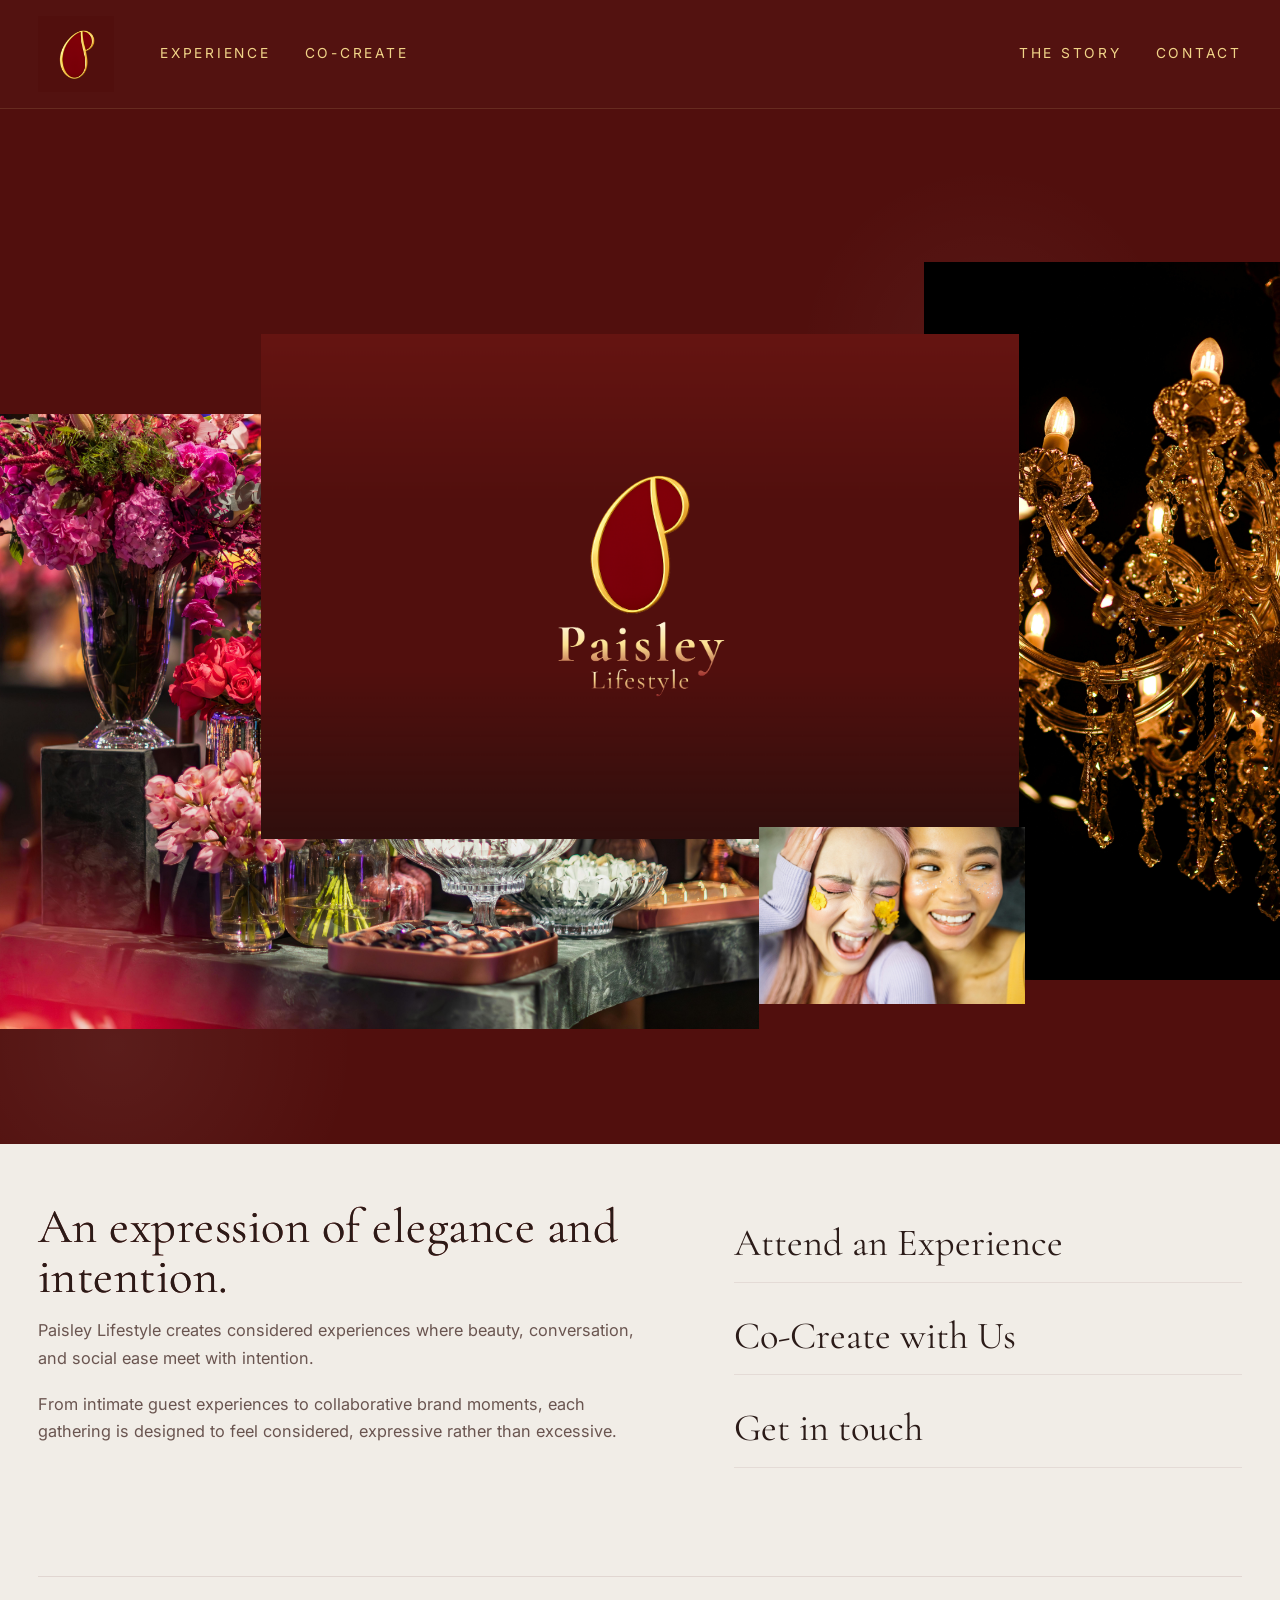
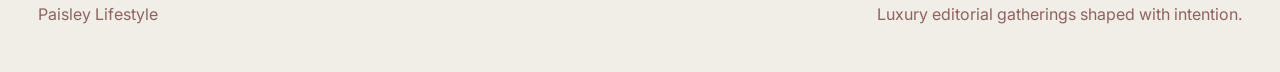
<file: index.html>
<!DOCTYPE html>
<html lang="en">
<head>
  <meta charset="UTF-8" />
  <meta name="viewport" content="width=device-width, initial-scale=1.0" />
  <title>Paisley Lifestyle</title>
  <meta name="description" content="Paisley Lifestyle — luxury editorial gatherings shaped with intention." />
  <link rel="stylesheet" href="styles.css" />
</head>
<body class="home-page">
  <header class="site-header">
    <div class="container header-bar">
      <a class="header-logo-link" href="index.html" aria-label="Paisley Lifestyle home">
        <img src="assets/mainlogo.png" alt="Paisley Lifestyle logo" onerror="this.onerror=null;this.src='assets/logo-placeholder.svg';" />
      </a>

      <button class="mobile-toggle" type="button" aria-label="Toggle navigation" aria-expanded="false" data-mobile-toggle>
        <span></span>
      </button>

      <div class="nav-shell" data-nav-shell>
        <div class="nav-shell-inner">
          <nav class="nav-cluster nav-left" aria-label="Primary left navigation">
            <a class="nav-link" href="experience.html">Experience</a>
            <a class="nav-link" href="co-create.html">Co-Create</a>
          </nav>

          <nav class="nav-cluster nav-right" aria-label="Primary right navigation">
            <a class="nav-link" href="story.html">The Story</a>
            <a class="nav-link" href="contact.html">Contact</a>
          </nav>
        </div>
      </div>
    </div>
  </header>

  <main>
    <section class="hero hero-fashion hero-collage-section">
      <div class="hero-fashion-inner hero-collage-inner">
        <div class="hero-collage" aria-label="Paisley Lifestyle hero collage">
          <figure class="collage-piece collage-left">
            <img src="assets/floralrich.jpg" alt="Lush floral event styling" />
          </figure>

          <figure class="collage-piece collage-center">
            <img src="assets/heroimage.png" alt="Paisley Lifestyle brand card" />
          </figure>

          <figure class="collage-piece collage-right">
            <img src="assets/chandlier.jpg" alt="Crystal chandelier" />
          </figure>

          <figure class="collage-piece collage-bottom">
            <img src="assets/happyfaces.jpg" alt="Two smiling guests" />
          </figure>
        </div>
      </div>
    </section>

    <section class="home-fashion-intro">
      <div class="container fashion-grid">
        <div class="fashion-intro-copy">
          <p class="fashion-kicker maroon-gradient">An expression of elegance and intention.</p>
          <p class="fashion-statement same-style-copy">Paisley Lifestyle creates considered experiences where beauty, conversation, and social ease meet with intention.</p>
          <p class="fashion-support same-style-copy">From intimate guest experiences to collaborative brand moments, each gathering is designed to feel considered, expressive rather than excessive.</p>
        </div>

        <div class="fashion-links" aria-label="Explore Paisley Lifestyle">
          <a class="fashion-link" href="experience.html">
            <span>Attend an Experience</span>
          </a>
          <a class="fashion-link" href="co-create.html">
            <span>Co-Create with Us</span>
          </a>
          <a class="fashion-link" href="contact.html">
            <span>Get in touch</span>
          </a>
        </div>
      </div>
    </section>
  </main>

  <footer class="site-footer">
    <div class="container footer-inner">
      <div>Paisley Lifestyle</div>
      <div>Luxury editorial gatherings shaped with intention.</div>
    </div>
  </footer>

  <script src="script.js"></script>
</body>
</html>
</file>
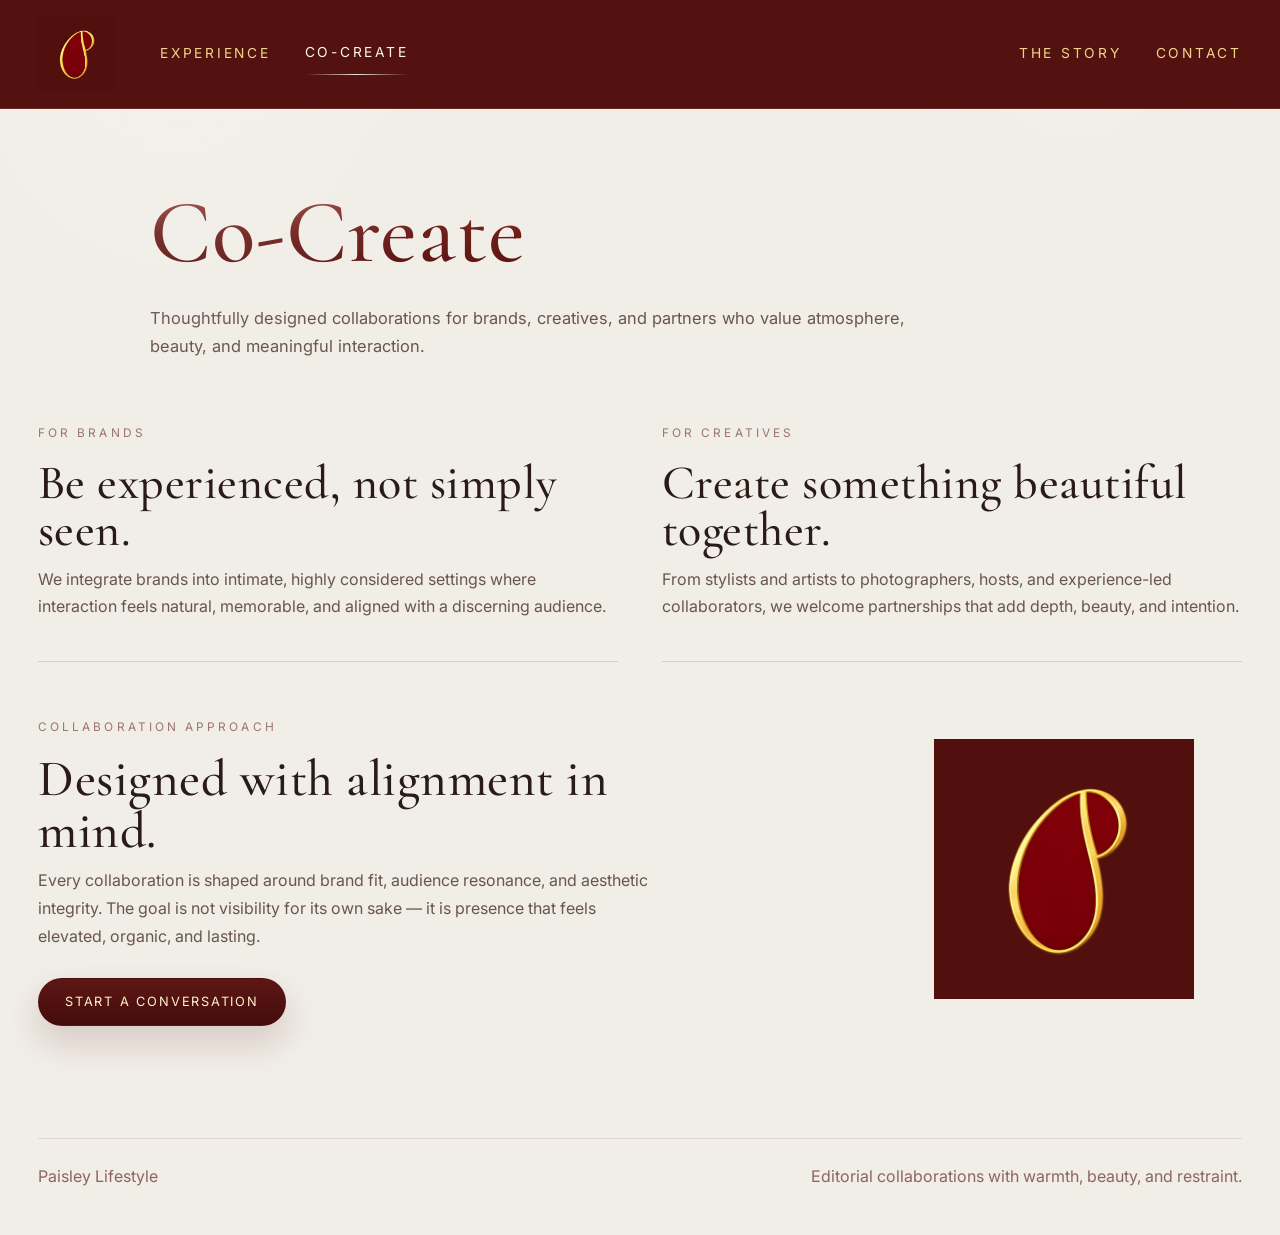
<file: co-create.html>
<!DOCTYPE html>
<html lang="en">
<head>
  <meta charset="UTF-8" />
  <meta name="viewport" content="width=device-width, initial-scale=1.0" />
  <title>Co-Create | Paisley Lifestyle</title>
  <meta name="description" content="Co-create with Paisley Lifestyle." />
  <link rel="stylesheet" href="styles.css" />
</head>
<body>
  <header class="site-header">
    <div class="container header-bar">
      <a class="header-logo-link" href="index.html" aria-label="Paisley Lifestyle home">
        <img src="assets/mainlogo.png" alt="Paisley Lifestyle logo" onerror="this.onerror=null;this.src='assets/logo-placeholder.svg';" />
      </a>

      <button class="mobile-toggle" type="button" aria-label="Toggle navigation" aria-expanded="false" data-mobile-toggle>
        <span></span>
      </button>

      <div class="nav-shell" data-nav-shell>
        <div class="nav-shell-inner">
          <nav class="nav-cluster nav-left" aria-label="Primary left navigation">
            <a class="nav-link" href="experience.html">Experience</a>
            <a class="nav-link active" href="co-create.html">Co-Create</a>
          </nav>
          <nav class="nav-cluster nav-right" aria-label="Primary right navigation">
            <a class="nav-link" href="story.html">The Story</a>
            <a class="nav-link" href="contact.html">Contact</a>
          </nav>
        </div>
      </div>
    </div>
  </header>

  <main class="page-main">
    <section class="page-hero page-hero-editorial">
      <div class="container narrow-header-copy">
        <h1 class="page-title maroon-gradient">Co-Create</h1>
        <p class="page-intro-copy">Thoughtfully designed collaborations for brands, creatives, and partners who value atmosphere, beauty, and meaningful interaction.</p>
      </div>
    </section>

    <section class="section">
      <div class="container co-grid co-grid-refined">
        <article class="co-panel">
          <span class="eyebrow">For brands</span>
          <h2>Be experienced, not simply seen.</h2>
          <p>We integrate brands into intimate, highly considered settings where interaction feels natural, memorable, and aligned with a discerning audience.</p>
        </article>

        <article class="co-panel">
          <span class="eyebrow">For creatives</span>
          <h2>Create something beautiful together.</h2>
          <p>From stylists and artists to photographers, hosts, and experience-led collaborators, we welcome partnerships that add depth, beauty, and intention.</p>
        </article>
      </div>
    </section>

    <section class="section section-tight">
      <div class="container editorial-split co-editorial-split">
        <div class="editorial-copy tighter-copy">
          <span class="eyebrow">Collaboration approach</span>
          <h2 class="section-title">Designed with alignment in mind.</h2>
          <p class="section-copy">Every collaboration is shaped around brand fit, audience resonance, and aesthetic integrity. The goal is not visibility for its own sake — it is presence that feels elevated, organic, and lasting.</p>
          <div style="margin-top: 28px;">
            <a class="button" href="contact.html">Start a Conversation</a>
          </div>
        </div>

        <div class="editorial-image image-plain image-medium-right">
          <img src="assets/mainlogo.png" alt="Paisley Lifestyle collaboration imagery" onerror="this.onerror=null;this.src='assets/logo-placeholder.svg';" />
        </div>
      </div>
    </section>
  </main>

  <footer class="site-footer">
    <div class="container footer-inner">
      <div>Paisley Lifestyle</div>
      <div>Editorial collaborations with warmth, beauty, and restraint.</div>
    </div>
  </footer>

  <script src="script.js"></script>
</body>
</html>
</file>
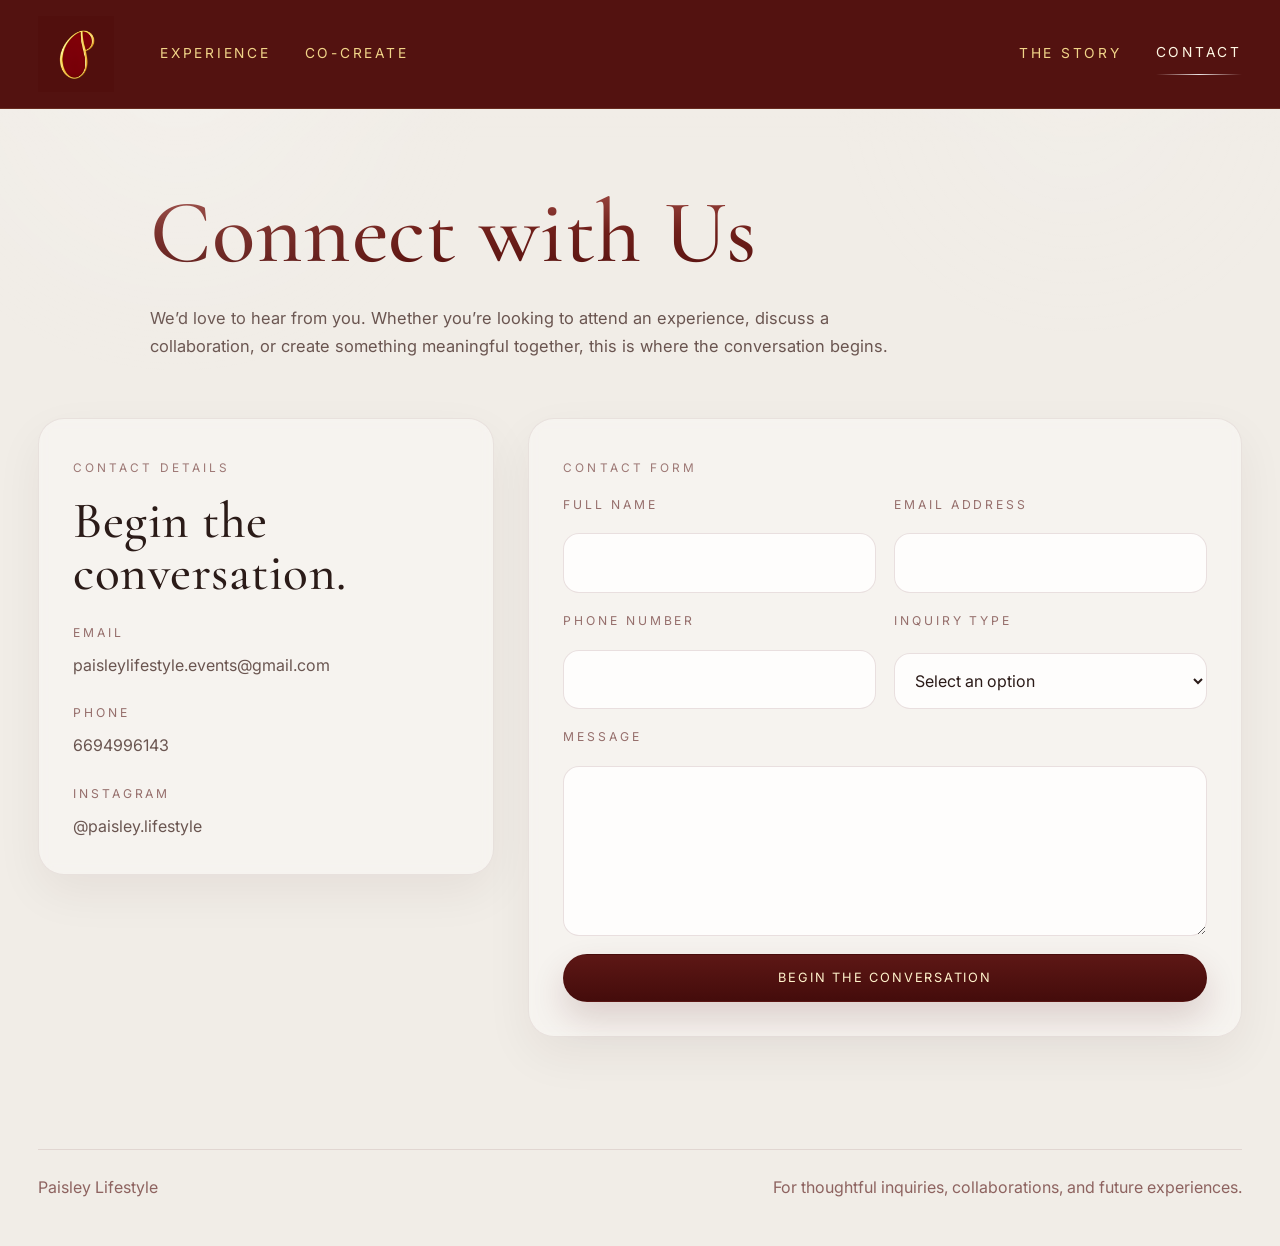
<file: contact.html>
<!DOCTYPE html>
<html lang="en">
<head>
  <meta charset="UTF-8" />
  <meta name="viewport" content="width=device-width, initial-scale=1.0" />
  <title>Contact | Paisley Lifestyle</title>
  <meta name="description" content="Connect with Paisley Lifestyle." />
  <link rel="stylesheet" href="styles.css" />
</head>
<body>
  <header class="site-header">
    <div class="container header-bar">
      <a class="header-logo-link" href="index.html" aria-label="Paisley Lifestyle home">
        <img src="assets/mainlogo.png" alt="Paisley Lifestyle logo" onerror="this.onerror=null;this.src='assets/logo-placeholder.svg';" />
      </a>

      <button class="mobile-toggle" type="button" aria-label="Toggle navigation" aria-expanded="false" data-mobile-toggle>
        <span></span>
      </button>

      <div class="nav-shell" data-nav-shell>
        <div class="nav-shell-inner">
          <nav class="nav-cluster nav-left" aria-label="Primary left navigation">
            <a class="nav-link" href="experience.html">Experience</a>
            <a class="nav-link" href="co-create.html">Co-Create</a>
          </nav>
          <nav class="nav-cluster nav-right" aria-label="Primary right navigation">
            <a class="nav-link" href="story.html">The Story</a>
            <a class="nav-link active" href="contact.html">Contact</a>
          </nav>
        </div>
      </div>
    </div>
  </header>

  <main class="page-main">
    <section class="page-hero page-hero-editorial">
      <div class="container narrow-header-copy">
        <h1 class="page-title maroon-gradient">Connect with Us</h1>
        <p class="page-intro-copy">We’d love to hear from you. Whether you’re looking to attend an experience, discuss a collaboration, or create something meaningful together, this is where the conversation begins.</p>
      </div>
    </section>

    <section class="section">
      <div class="container contact-split contact-split-refined">
        <aside class="contact-panel editorial-panel-light">
          <span class="eyebrow">Contact Details</span>
          <h2 class="section-title">Begin the conversation.</h2>

          <div class="contact-list">
            <div class="contact-item">
              <span class="contact-item-label">Email</span>
              <a href="mailto:paisleylifestyle.events@gmail.com">paisleylifestyle.events@gmail.com</a>
            </div>
            <div class="contact-item">
              <span class="contact-item-label">Phone</span>
              <a href="tel:+16694996143">6694996143</a>
            </div>
            <div class="contact-item">
              <span class="contact-item-label">Instagram</span>
              <a href="https://www.instagram.com/paisley.lifestyle/" target="_blank" rel="noreferrer">@paisley.lifestyle</a>
            </div>
          </div>
        </aside>

        <div class="form-panel editorial-panel-light">
          <span class="eyebrow">Contact Form</span>
          <form name="paisley-contact" method="POST" data-netlify="true">
            <input type="hidden" name="form-name" value="paisley-contact" />

            <div class="form-grid">
              <div class="field">
                <label for="name">Full Name</label>
                <input id="name" name="full-name" type="text" required />
              </div>

              <div class="field">
                <label for="email">Email Address</label>
                <input id="email" name="email-address" type="email" required />
              </div>

              <div class="field">
                <label for="phone">Phone Number</label>
                <input id="phone" name="phone-number" type="tel" />
              </div>

              <div class="field">
                <label for="inquiry">Inquiry Type</label>
                <select id="inquiry" name="inquiry-type" required>
                  <option value="">Select an option</option>
                  <option>Attend an Experience</option>
                  <option>Curate a Private Experience</option>
                  <option>Brand Collaboration</option>
                  <option>Creative Collaboration</option>
                  <option>General Inquiry</option>
                </select>
              </div>

              <div class="field-full">
                <label for="message">Message</label>
                <textarea id="message" name="message" required></textarea>
              </div>

              <div class="field-full">
                <button class="button" type="submit">Begin the Conversation</button>
              </div>
            </div>
          </form>
        </div>
      </div>
    </section>
  </main>

  <footer class="site-footer">
    <div class="container footer-inner">
      <div>Paisley Lifestyle</div>
      <div>For thoughtful inquiries, collaborations, and future experiences.</div>
    </div>
  </footer>

  <script src="script.js"></script>
</body>
</html>
</file>
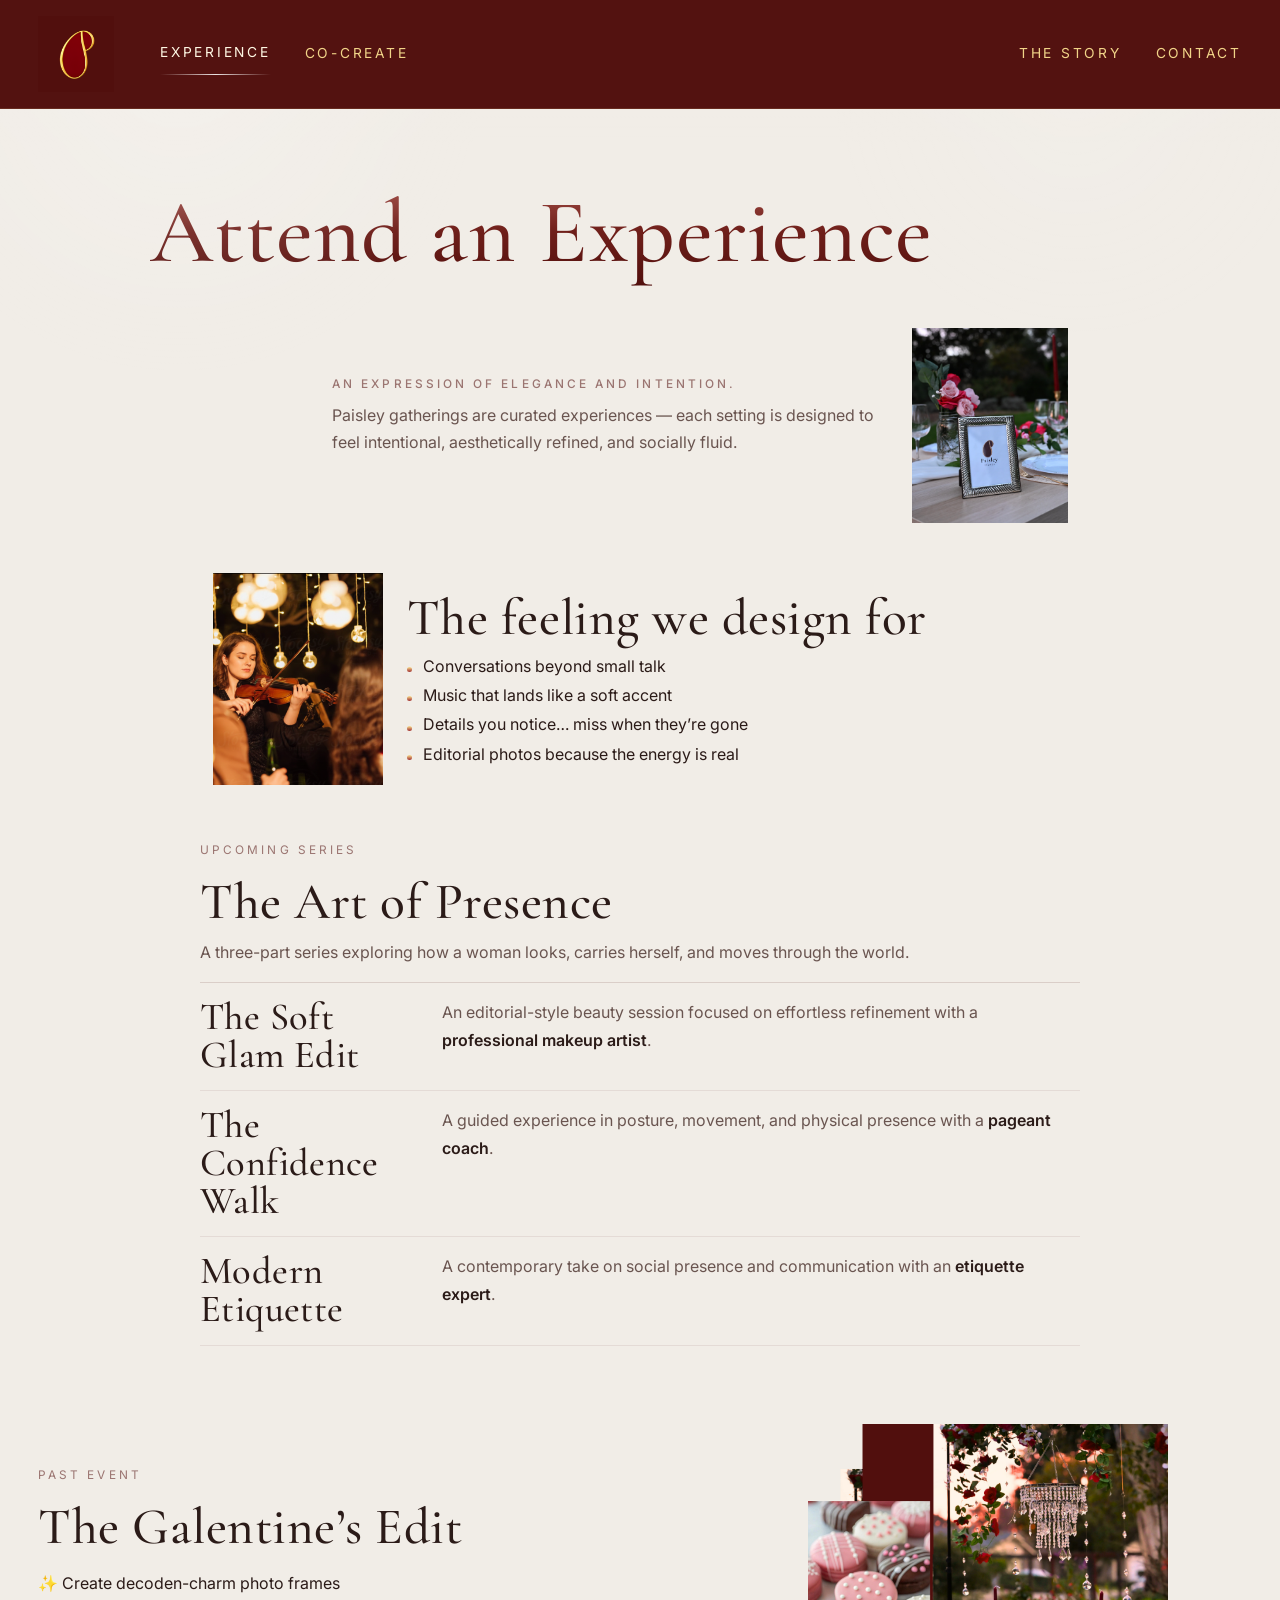
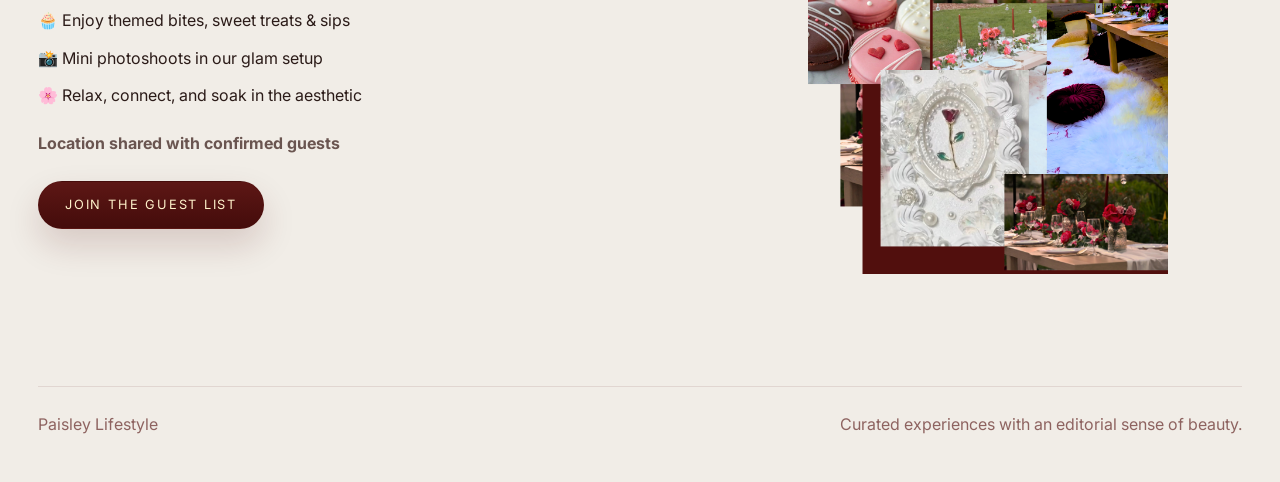
<file: experience.html>
<!DOCTYPE html>
<html lang="en">
<head>
  <meta charset="UTF-8" />
  <meta name="viewport" content="width=device-width, initial-scale=1.0" />
  <title>Experience | Paisley Lifestyle</title>
  <meta name="description" content="Attend an experience with Paisley Lifestyle." />
  <link rel="stylesheet" href="styles.css" />
</head>
<body>
  <header class="site-header">
    <div class="container header-bar">
      <a class="header-logo-link" href="index.html" aria-label="Paisley Lifestyle home">
        <img src="assets/mainlogo.png" alt="Paisley Lifestyle logo" onerror="this.onerror=null;this.src='assets/logo-placeholder.svg';" />
      </a>

      <button class="mobile-toggle" type="button" aria-label="Toggle navigation" aria-expanded="false" data-mobile-toggle>
        <span></span>
      </button>

      <div class="nav-shell" data-nav-shell>
        <div class="nav-shell-inner">
          <nav class="nav-cluster nav-left" aria-label="Primary left navigation">
            <a class="nav-link active" href="experience.html">Experience</a>
            <a class="nav-link" href="co-create.html">Co-Create</a>
          </nav>
          <nav class="nav-cluster nav-right" aria-label="Primary right navigation">
            <a class="nav-link" href="story.html">The Story</a>
            <a class="nav-link" href="contact.html">Contact</a>
          </nav>
        </div>
      </div>
    </div>
  </header>

  <main class="page-main">
    <section class="page-hero page-hero-editorial">
      <div class="container narrow-header-copy">
        <h1 class="page-title maroon-gradient">Attend an Experience</h1>
      </div>
    </section>

    <section class="section">
      <div class="container editorial-split experience-intro-split">
        <div class="editorial-copy tighter-copy">
          <h2 class="section-title section-title-small experience-tagline">An expression of elegance and intention.</h2>
          <p class="section-copy">Paisley gatherings are curated experiences — each setting is designed to feel intentional, aesthetically refined, and socially fluid.</p>
        </div>
        <div class="editorial-image image-plain image-small-right">
          <img src="assets/setupframe.JPG" alt="Paisley Lifestyle event setup" />
        </div>
      </div>
    </section>

    <section class="section section-tight">
      <div class="container editorial-split feeling-split">
        <div class="editorial-image image-plain image-small-left">
          <img src="assets/violinplay.png" alt="Atmosphere at a Paisley Lifestyle experience" onerror="this.onerror=null;this.src='assets/logo-placeholder.svg';" />
        </div>
        <div class="editorial-copy tighter-copy feeling-copy">
          <h2 class="section-title">The feeling we design for</h2>
          <ul class="feeling-list compact-list">
            <li>Conversations beyond small talk</li>
            <li>Music that lands like a soft accent</li>
            <li>Details you notice… miss when they’re gone</li>
            <li>Editorial photos because the energy is real</li>
          </ul>
        </div>
      </div>
    </section>

    <section class="section section-tight">
      <div class="container series-wrap">
        <span class="eyebrow">Upcoming Series</span>
        <h2 class="section-title">The Art of Presence</h2>
        <p class="series-intro">A three-part series exploring how a woman looks, carries herself, and moves through the world.</p>

        <div class="series-block editorial-rows">
          <article class="series-card">
            <div>
              <h3>The Soft Glam Edit</h3>
            </div>
            <p>An editorial-style beauty session focused on effortless refinement with a <strong>professional makeup artist</strong>.</p>
          </article>

          <article class="series-card">
            <div>
              <h3>The Confidence Walk</h3>
            </div>
            <p>A guided experience in posture, movement, and physical presence with a <strong>pageant coach</strong>.</p>
          </article>

          <article class="series-card">
            <div>
              <h3>Modern Etiquette</h3>
            </div>
            <p>A contemporary take on social presence and communication with an <strong>etiquette expert</strong>.</p>
          </article>
        </div>
      </div>
    </section>

    <section class="section">
      <div class="container event-split event-split-large">
        <div class="past-event-panel">
          <span class="eyebrow">Past Event</span>
          <h2 class="section-title">The Galentine’s Edit</h2>
          <ul class="event-list">
            <li>✨ Create decoden-charm photo frames</li>
            <li>🧁 Enjoy themed bites, sweet treats &amp; sips</li>
            <li>📸 Mini photoshoots in our glam setup</li>
            <li>🌸 Relax, connect, and soak in the aesthetic</li>
          </ul>
          <div class="event-meta">
            <strong>Location shared with confirmed guests</strong>
          </div>
          <a class="button" href="contact.html">Join the Guest List</a>
        </div>

        <div class="editorial-image image-plain collage-image-large">
          <img src="assets/galentinecollage.png" alt="The Galentine's Edit event collage" onerror="this.onerror=null;this.src='assets/logo-placeholder.svg';" />
        </div>
      </div>
    </section>
  </main>

  <footer class="site-footer">
    <div class="container footer-inner">
      <div>Paisley Lifestyle</div>
      <div>Curated experiences with an editorial sense of beauty.</div>
    </div>
  </footer>

  <script src="script.js"></script>
</body>
</html>
</file>
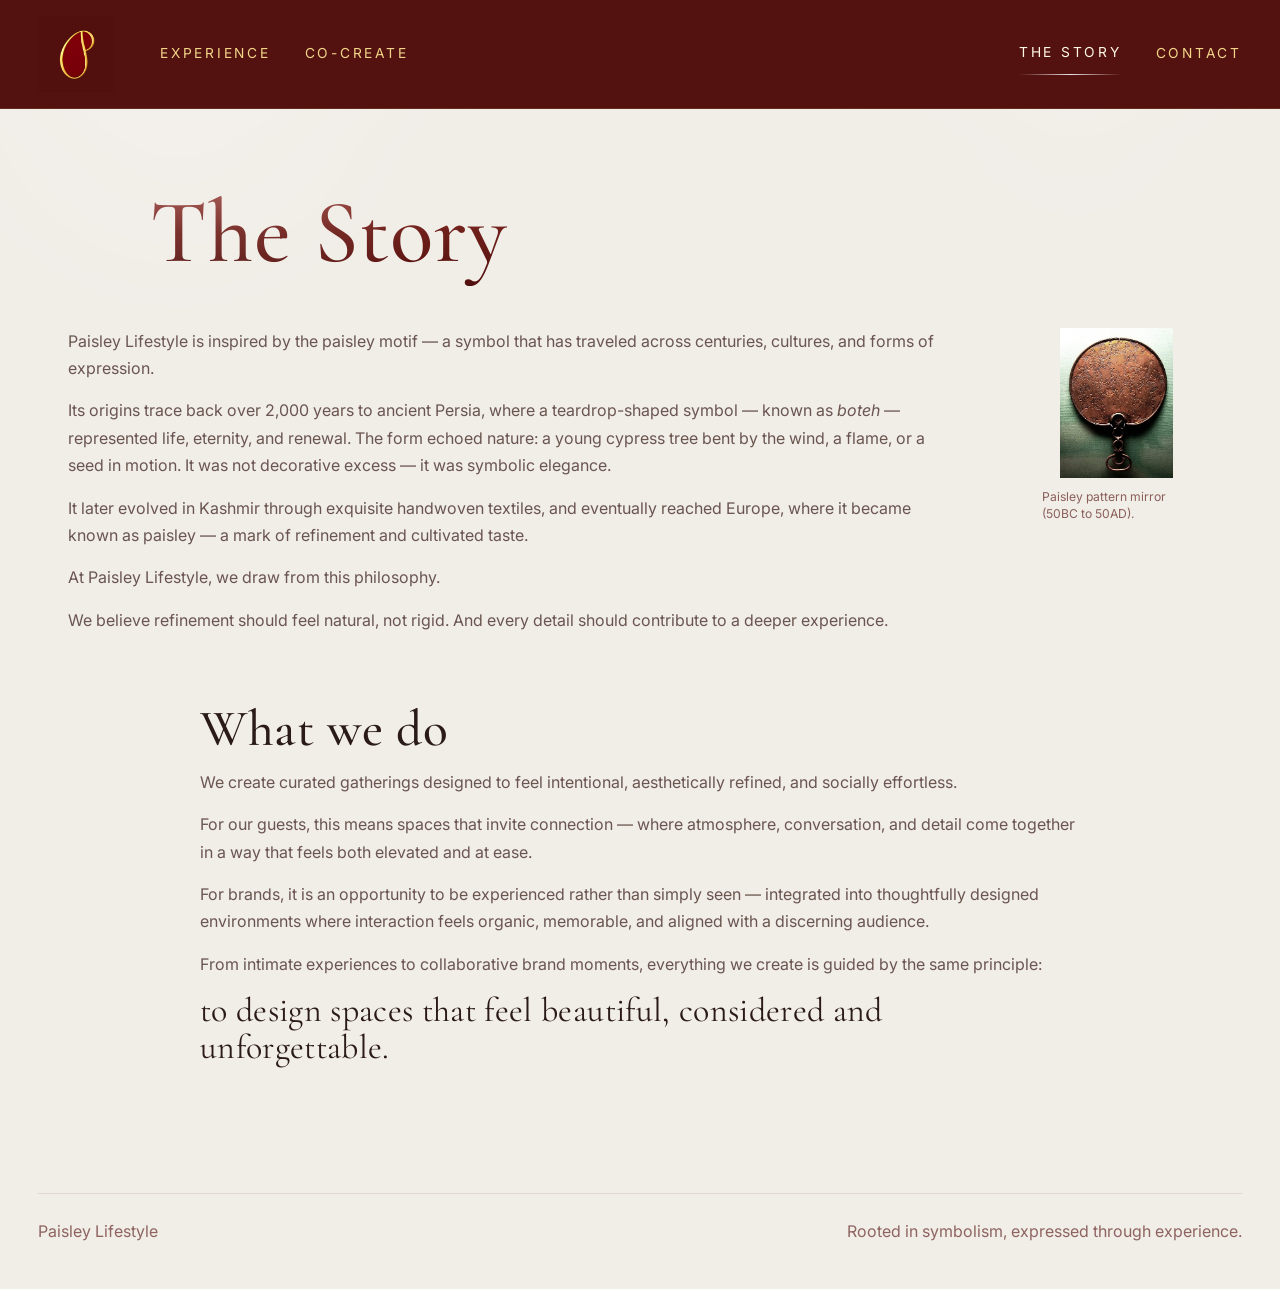
<file: story.html>
<!DOCTYPE html>
<html lang="en">
<head>
  <meta charset="UTF-8" />
  <meta name="viewport" content="width=device-width, initial-scale=1.0" />
  <title>The Story | Paisley Lifestyle</title>
  <meta name="description" content="The story behind Paisley Lifestyle." />
  <link rel="stylesheet" href="styles.css" />
</head>
<body>
  <header class="site-header">
    <div class="container header-bar">
      <a class="header-logo-link" href="index.html" aria-label="Paisley Lifestyle home">
        <img src="assets/mainlogo.png" alt="Paisley Lifestyle logo" onerror="this.onerror=null;this.src='assets/logo-placeholder.svg';" />
      </a>

      <button class="mobile-toggle" type="button" aria-label="Toggle navigation" aria-expanded="false" data-mobile-toggle>
        <span></span>
      </button>

      <div class="nav-shell" data-nav-shell>
        <div class="nav-shell-inner">
          <nav class="nav-cluster nav-left" aria-label="Primary left navigation">
            <a class="nav-link" href="experience.html">Experience</a>
            <a class="nav-link" href="co-create.html">Co-Create</a>
          </nav>
          <nav class="nav-cluster nav-right" aria-label="Primary right navigation">
            <a class="nav-link active" href="story.html">The Story</a>
            <a class="nav-link" href="contact.html">Contact</a>
          </nav>
        </div>
      </div>
    </div>
  </header>

  <main class="page-main">
    <section class="page-hero page-hero-editorial">
      <div class="container narrow-header-copy">
        <h1 class="page-title maroon-gradient">The Story</h1>
      </div>
    </section>

    <section class="section">
      <div class="container story-editorial-grid story-grid-refined">
        <div class="story-copy flow-copy refined-story-copy">
          <p class="story-lead">Paisley Lifestyle is inspired by the paisley motif — a symbol that has traveled across centuries, cultures, and forms of expression.</p>

          <p>Its origins trace back over 2,000 years to ancient Persia, where a teardrop-shaped symbol — known as <em>boteh</em> — represented life, eternity, and renewal. The form echoed nature: a young cypress tree bent by the wind, a flame, or a seed in motion. It was not decorative excess — it was symbolic elegance.</p>

          <p>It later evolved in Kashmir through exquisite handwoven textiles, and eventually reached Europe, where it became known as paisley — a mark of refinement and cultivated taste.</p>

          <p>At Paisley Lifestyle, we draw from this philosophy.</p>

          <p>We believe refinement should feel natural, not rigid. And every detail should contribute to a deeper experience.</p>
        </div>

        <aside class="story-side-image story-symbol-wrap">
          <div class="editorial-image image-plain story-symbol-image">
            <img src="assets/paisleysymbol.png" alt="Paisley motif symbol" onerror="this.onerror=null;this.src='assets/logo-placeholder.svg';" />
          </div>
          <p class="image-caption">Paisley pattern mirror (50BC to 50AD).</p>
        </aside>
      </div>
    </section>

    <section class="section section-tight">
      <div class="container story-what-we-do refined-story-copy what-we-do-editorial">
        <h2 class="section-title">What we do</h2>

        <p>We create curated gatherings designed to feel intentional, aesthetically refined, and socially effortless.</p>

        <p>For our guests, this means spaces that invite connection — where atmosphere, conversation, and detail come together in a way that feels both elevated and at ease.</p>

        <p>For brands, it is an opportunity to be experienced rather than simply seen — integrated into thoughtfully designed environments where interaction feels organic, memorable, and aligned with a discerning audience.</p>

        <p>From intimate experiences to collaborative brand moments, everything we create is guided by the same principle:</p>

        <p class="closing-line">to design spaces that feel beautiful, considered and unforgettable.</p>
      </div>
    </section>
  </main>

  <footer class="site-footer">
    <div class="container footer-inner">
      <div>Paisley Lifestyle</div>
      <div>Rooted in symbolism, expressed through experience.</div>
    </div>
  </footer>

  <script src="script.js"></script>
</body>
</html>
</file>
<file: styles.css>
@import url("https://fonts.googleapis.com/css2?family=Cormorant+Garamond:wght@400;500;600;700&family=Inter:wght@300;400;500;600&display=swap");

:root {
  --maroon: #510f0d;
  --bg: #f1ede7;
  --gold-1: #ffffff;
  --gold-2: #fce190;
  --gold-3: #9f2d2d;
  --gold-soft: #ecd79b;
  --text: #2b1b18;
  --text-soft: #6a5550;
  --line: rgba(81, 15, 13, 0.14);
  --line-soft: rgba(81, 15, 13, 0.08);
  --shadow-soft: 0 18px 48px rgba(53, 16, 14, 0.06);
  --container: 1320px;
  --ease: 260ms cubic-bezier(.22,.61,.36,1);
}

* { box-sizing: border-box; }
html { scroll-behavior: smooth; }
body {
  margin: 0;
  background: var(--bg);
  color: var(--text);
  font-family: "Inter", Arial, sans-serif;
  line-height: 1.72;
  -webkit-font-smoothing: antialiased;
  text-rendering: optimizeLegibility;
}
body::before {
  content: "";
  position: fixed;
  inset: 0;
  pointer-events: none;
  opacity: .5;
  background:
    radial-gradient(circle at 14% 8%, rgba(255,255,255,.38), transparent 22%),
    radial-gradient(circle at 84% 11%, rgba(255,255,255,.16), transparent 18%),
    linear-gradient(180deg, rgba(255,255,255,.12), transparent 16%);
}
img { max-width: 100%; display: block; }
a { color: inherit; text-decoration: none; }
button, input, select, textarea { font: inherit; }

.container {
  width: min(calc(100% - 76px), var(--container));
  margin: 0 auto;
}

.gold-gradient {
  background: linear-gradient(180deg, var(--gold-1) 0%, var(--gold-2) 48%, var(--gold-3) 100%);
  -webkit-background-clip: text;
  background-clip: text;
  color: transparent;
}

.maroon-gradient {
  background: linear-gradient(180deg, #9f4a43 0%, #6f1f1a 45%, #510f0d 100%);
  -webkit-background-clip: text;
  background-clip: text;
  color: transparent;
}

h1, h2, h3, .page-title, .hero-brand, .closing-line {
  font-family: "Cormorant Garamond", Georgia, serif;
  font-weight: 500;
  letter-spacing: .01em;
}

p { margin: 0 0 1rem; }

.site-header {
  position: sticky;
  top: 0;
  z-index: 1000;
  background: rgba(81, 15, 13, .985);
  border-bottom: 1px solid rgba(252, 225, 144, .12);
  backdrop-filter: blur(14px);
}

.header-bar {
  min-height: 108px;
  display: grid;
  grid-template-columns: 92px minmax(0, 1fr);
  align-items: center;
  gap: 30px;
}

.header-logo-link {
  width: 76px;
  height: 76px;
  display: inline-flex;
  align-items: center;
  justify-content: center;
}
.header-logo-link img {
  width: 100%;
  height: 100%;
  object-fit: contain;
}

.nav-shell { min-width: 0; }
.nav-shell-inner {
  display: grid;
  grid-template-columns: 1fr 1fr;
  align-items: center;
  column-gap: 36px;
}
.nav-cluster {
  display: flex;
  align-items: center;
  gap: 34px;
}
.nav-left {
  justify-content: flex-start;
  grid-column: 1;
}
.nav-right {
  justify-content: flex-end;
  grid-column: 2;
}
.nav-link {
  position: relative;
  color: rgba(252, 225, 144, .94);
  font-size: .86rem;
  letter-spacing: .2em;
  text-transform: uppercase;
  white-space: nowrap;
  transition: color var(--ease), transform var(--ease), opacity var(--ease);
}
.nav-link::after {
  content: "";
  position: absolute;
  left: 0;
  right: 0;
  bottom: -10px;
  height: 1px;
  background: linear-gradient(90deg, transparent, rgba(255,255,255,.88), transparent);
  transform: scaleX(0);
  transform-origin: center;
  transition: transform var(--ease);
}
.nav-link:hover,
.nav-link.active {
  color: #fff8e4;
  transform: translateY(-1px);
}
.nav-link:hover::after,
.nav-link.active::after { transform: scaleX(1); }

.mobile-toggle {
  display: none;
  width: 44px;
  height: 44px;
  border: 0;
  background: transparent;
  color: #f7e9ba;
  padding: 0;
}
.mobile-toggle span,
.mobile-toggle span::before,
.mobile-toggle span::after {
  display: block;
  width: 24px;
  height: 1.5px;
  border-radius: 999px;
  background: currentColor;
  position: relative;
  transition: transform var(--ease), opacity var(--ease);
}
.mobile-toggle span::before,
.mobile-toggle span::after {
  content: "";
  position: absolute;
  left: 0;
}
.mobile-toggle span::before { top: -7px; }
.mobile-toggle span::after { top: 7px; }

.hero {
  background: var(--maroon);
  color: #f6eee5;
  overflow: hidden;
}
.hero-fashion {
  min-height: calc(100vh - 108px);
  position: relative;
}
.hero-fashion::before {
  content: "";
  position: absolute;
  inset: auto auto -16vh -10vw;
  width: 38vw;
  height: 38vw;
  border-radius: 50%;
  background: radial-gradient(circle, rgba(255,255,255,.06), transparent 70%);
}
.hero-fashion::after {
  content: "";
  position: absolute;
  inset: 6vh 8vw auto auto;
  width: 30vw;
  height: 30vw;
  border-radius: 50%;
  background: radial-gradient(circle, rgba(255,255,255,.04), transparent 70%);
}
.hero-fashion-inner {
  position: relative;
  z-index: 1;
  min-height: calc(100vh - 108px);
  display: flex;
  align-items: center;
  justify-content: center;
  padding: 5vh 0 6vh;
}

.hero-collage-section {
  isolation: isolate;
}

.hero-collage-inner {
  width: 100%;
}

.hero-collage {
  position: relative;
  width: min(100%, 1200px);
  aspect-ratio: 16 / 9;
  margin: 0 auto;
}

.collage-piece {
  position: absolute;
  margin: 0;
  overflow: hidden;
}

.collage-piece img {
  width: 100%;
  height: 100%;
  display: block;
  object-fit: cover;
}

.collage-left {
  left: -19.9%;
  top: 15.7%;
  width: 65.7%;
  height: 77.8%;
  z-index: 1;
}

.collage-center {
  left: 23.5%;
  top: 12.2%;
  width: 50.2%;
  height: 59.5%;
  z-index: 3;
}

.collage-center img {
  object-fit: cover;
}

.collage-right {
  right: 0;
  top: 0;
  width: 37.1%;
  height: 99.8%;
  z-index: 2;
}

.collage-bottom {
  left: 45.8%;
  top: 68.0%;
  width: 35.6%;
  height: 42.2%;
  z-index: 4;
}

.hero-logo-blend,
.editorial-brand {
  display: none;
}

.hero-subcopy {
  max-width: 640px;
  margin: 10px auto 0;
  color: rgba(246,238,229,.78);
  font-size: .98rem;
  letter-spacing: .03em;
}
.hero-subcopy-highlight {
  max-width: none;
  font-size: .84rem;
  letter-spacing: .12em;
  text-transform: uppercase;
  white-space: nowrap;
  color: rgba(246,238,229,.74);
}

.home-fashion-intro {
  padding: 58px 0 78px;
}
.fashion-grid {
  display: grid;
  grid-template-columns: minmax(0, 1.1fr) minmax(300px, .9fr);
  gap: 76px;
  align-items: start;
}
.fashion-intro-copy {
  max-width: 760px;
}
.fashion-kicker {
  margin-bottom: 18px;
  font-size: .74rem;
  letter-spacing: .28em;
  text-transform: uppercase;
  color: rgba(81,15,13,.56);
}
.fashion-statement {
  margin-bottom: 18px;
  color: var(--text-soft);
}
.same-style-copy {
  max-width: 760px;
  font-size: 1.03rem;
  line-height: 1.72;
  font-family: "Inter", Arial, sans-serif;
  color: var(--text-soft);
}
.fashion-support {
  max-width: 760px;
  color: var(--text-soft);
}
.fashion-links {
  display: grid;
  gap: 18px;
  padding-top: 6px;
}
.fashion-link {
  display: block;
  padding: 16px 0 18px;
  border-bottom: 1px solid var(--line-soft);
  transition: transform var(--ease), padding-left var(--ease);
}
.fashion-link span {
  display: inline-block;
  font-family: "Cormorant Garamond", Georgia, serif;
  font-size: clamp(1.7rem, 3vw, 2.55rem);
  line-height: 1;
}
.fashion-link:hover {
  transform: translateX(4px);
  padding-left: 4px;
}

main.page-main { padding-bottom: 36px; }
.page-hero {
  padding: 78px 0 18px;
}
.page-hero-editorial .narrow-header-copy {
  max-width: 980px;
}
.page-title {
  margin: 0;
  font-size: clamp(3.1rem, 7vw, 5.9rem);
  line-height: 1.02;
  padding-bottom: .08em;
}
.page-intro-copy {
  max-width: 760px;
  margin-top: 18px;
  color: var(--text-soft);
  font-size: 1.03rem;
}

.section { padding: 24px 0 46px; }
.section-tight { padding-top: 4px; }

.editorial-split,
.contact-split,
.event-split,
.co-grid,
.story-editorial-grid {
  display: grid;
  gap: 44px;
  align-items: start;
}
.editorial-split {
  grid-template-columns: minmax(0, .95fr) minmax(210px, .42fr);
  justify-content: center;
}
.experience-intro-split {
  align-items: center;
}
.feeling-split {
  grid-template-columns: minmax(180px, .38fr) minmax(0, .92fr);
  align-items: center;
  justify-content: center;
}
.contact-split {
  grid-template-columns: minmax(280px, .78fr) minmax(0, 1.22fr);
}
.contact-split-refined {
  gap: 34px;
}
.event-split-large {
  grid-template-columns: minmax(0, .92fr) minmax(320px, .74fr);
  align-items: start;
  gap: 34px;
}
.co-grid-refined {
  grid-template-columns: repeat(2, minmax(0, 1fr));
}
.co-editorial-split {
  align-items: center;
}
.story-grid-refined {
  grid-template-columns: minmax(0, .92fr) 150px;
  gap: 30px;
  justify-content: center;
}

.editorial-copy,
.flow-copy,
.series-wrap,
.story-what-we-do {
  max-width: 880px;
}
.tighter-copy {
  max-width: 620px;
}
.section-title {
  margin: 0 0 10px;
  font-size: clamp(2.05rem, 4vw, 3.65rem);
  line-height: 1.02;
}
.section-title-small {
  font-size: clamp(1.12rem, 1.65vw, 1.34rem);
  line-height: 1.18;
}
.section-copy,
.flow-copy p,
.series-intro,
.story-what-we-do p,
.co-panel p,
.contact-item a,
.contact-item p {
  color: var(--text-soft);
}

.eyebrow {
  display: inline-block;
  margin-bottom: 16px;
  font-size: .74rem;
  letter-spacing: .26em;
  text-transform: uppercase;
  color: rgba(81, 15, 13, .54);
}

.image-plain {
  overflow: visible;
  background: transparent;
  border-radius: 0;
  box-shadow: none;
}
.image-plain img {
  width: 100%;
  height: 100%;
  object-fit: cover;
}
.image-small-right {
  width: min(100%, 176px);
  justify-self: start;
  aspect-ratio: 4 / 5;
  margin-top: 2px;
}
.image-small-left {
  width: min(100%, 170px);
  justify-self: end;
  aspect-ratio: 4 / 5;
}
.image-medium-right {
  width: min(100%, 260px);
  justify-self: center;
  aspect-ratio: 1 / 1;
}
.collage-image-large {
  width: min(100%, 440px);
  justify-self: start;
  aspect-ratio: 4 / 5;
}
.story-symbol-wrap {
  justify-self: start;
  width: 100%;
  max-width: 118px;
  padding-top: 4px;
  margin-right: 0;
}
.story-symbol-image {
  aspect-ratio: 1 / 1;
}
.story-symbol-image img {
  object-fit: contain;
}

.feeling-list {
  list-style: none;
  padding: 0;
  margin: 8px 0 0;
  display: grid;
  gap: 5px;
}
.feeling-list li {
  position: relative;
  padding-left: 16px;
  color: var(--text);
  font-size: 1rem;
  line-height: 1.52;
}
.feeling-list li::before {
  content: "";
  position: absolute;
  left: 0;
  top: .82em;
  width: 5px;
  height: 5px;
  border-radius: 50%;
  background: linear-gradient(180deg, #fce190, #9f2d2d);
}
.compact-list {
  gap: 5px;
}

.series-block {
  margin-top: 12px;
  border-top: 1px solid var(--line);
}
.series-card {
  display: grid;
  grid-template-columns: 220px 1fr;
  gap: 22px;
  padding: 16px 0;
  border-bottom: 1px solid var(--line-soft);
  transition: transform var(--ease), padding-left var(--ease);
}
.series-card:hover {
  transform: translateX(4px);
  padding-left: 4px;
}
.series-card h3 {
  margin: 0;
  font-size: clamp(1.8rem, 3vw, 2.45rem);
  line-height: .98;
}
.series-card p {
  margin: 0;
  max-width: 620px;
  color: var(--text-soft);
}
.series-card strong {
  color: var(--text);
  font-weight: 600;
}

.past-event-panel { max-width: 470px; justify-self: center; }
.event-list {
  list-style: none;
  padding: 0;
  margin: 16px 0 0;
  display: grid;
  gap: 10px;
}
.event-meta {
  margin: 20px 0 24px;
  display: grid;
  gap: 8px;
  color: var(--text-soft);
}

.story-lead {
  font-size: 1.06rem;
  color: var(--text);
}
.refined-story-copy p {
  font-size: 1rem;
  margin-bottom: .92rem;
  font-weight: 400;
}
.story-what-we-do .closing-line {
  max-width: 720px;
  font-size: clamp(1.55rem, 2.8vw, 2.12rem);
  line-height: 1.08;
  color: var(--text);
}

.button {
  display: inline-flex;
  align-items: center;
  justify-content: center;
  min-height: 48px;
  padding: 12px 26px;
  border-radius: 999px;
  border: 1px solid rgba(81,15,13,.18);
  background: linear-gradient(180deg, #5d1715, #440c0b 100%);
  color: #fff2cb;
  letter-spacing: .14em;
  text-transform: uppercase;
  font-size: .8rem;
  box-shadow: 0 16px 34px rgba(81,15,13,.16);
  transition: transform var(--ease), box-shadow var(--ease), border-color var(--ease);
}
.button:hover {
  transform: translateY(-2px);
  box-shadow: 0 20px 40px rgba(81,15,13,.2);
  border-color: rgba(252,225,144,.34);
}

.editorial-panel-light {
  padding: 34px;
  background: rgba(255,255,255,.34);
  border: 1px solid rgba(81,15,13,.08);
  border-radius: 26px;
  box-shadow: var(--shadow-soft);
  backdrop-filter: blur(7px);
}
.contact-panel {
  position: sticky;
  top: 132px;
}
.contact-list {
  display: grid;
  gap: 24px;
  margin-top: 24px;
}
.contact-item-label,
label {
  display: block;
  margin-bottom: 8px;
  font-size: .76rem;
  letter-spacing: .24em;
  text-transform: uppercase;
  color: rgba(81,15,13,.58);
}
.contact-item a:hover { color: var(--maroon); }

.form-grid {
  display: grid;
  grid-template-columns: repeat(2, 1fr);
  gap: 18px;
}
.field,
.field-full {
  display: grid;
  gap: 10px;
}
.field-full { grid-column: 1 / -1; }
input,
select,
textarea {
  width: 100%;
  padding: 15px 16px;
  border: 1px solid rgba(81,15,13,.12);
  background: rgba(255,255,255,.82);
  color: var(--text);
  border-radius: 16px;
  outline: none;
  transition: border-color var(--ease), box-shadow var(--ease), transform var(--ease);
}
textarea {
  min-height: 170px;
  resize: vertical;
}
input:focus,
select:focus,
textarea:focus {
  border-color: rgba(81,15,13,.3);
  box-shadow: 0 0 0 4px rgba(81,15,13,.06);
}

.co-panel {
  padding: 0 0 24px;
  border-bottom: 1px solid var(--line);
}
.co-panel h2 {
  margin: 0 0 12px;
  font-size: clamp(2rem, 4vw, 3rem);
  line-height: .98;
}

.site-footer {
  padding: 30px 0 44px;
  color: rgba(81,15,13,.62);
}
.footer-inner {
  display: flex;
  justify-content: space-between;
  gap: 22px;
  padding-top: 24px;
  border-top: 1px solid rgba(81,15,13,.1);
}

.experience-tagline {
  font-family: "Inter", Arial, sans-serif;
  font-size: .74rem;
  letter-spacing: .26em;
  text-transform: uppercase;
  color: rgba(81, 15, 13, .54);
}

.experience-intro-split {
  grid-template-columns: minmax(0, .7fr) minmax(170px, .3fr);
  gap: 42px;
  justify-content: center;
}

.experience-intro-split .editorial-copy {
  justify-self: end;
}

.experience-intro-split .section-copy {
  max-width: 500px;
}

.event-split-large {
  grid-template-columns: minmax(0, .72fr) minmax(280px, .52fr);
  gap: 40px;
  justify-content: center;
  align-items: center;
}

.past-event-panel {
  max-width: 440px;
  justify-self: end;
}

.collage-image-large {
  width: min(100%, 340px);
  justify-self: start;
  margin-top: 0;
}


@media (max-width: 1100px) {
  .container {
    width: min(calc(100% - 40px), var(--container));
  }
  .header-bar {
    grid-template-columns: 76px auto 1fr;
    gap: 20px;
    min-height: 92px;
  }
  .header-logo-link {
    width: 58px;
    height: 58px;
  }
  .mobile-toggle {
    display: inline-grid;
    place-items: center;
    justify-self: end;
  }
  .nav-shell {
    display: block;
    position: fixed;
    inset: 92px 20px auto;
    background: rgba(81,15,13,.99);
    border: 1px solid rgba(252,225,144,.12);
    border-radius: 24px;
    padding: 22px;
    box-shadow: 0 22px 60px rgba(0,0,0,.28);
    opacity: 0;
    pointer-events: none;
    transform: translateY(-12px);
    transition: opacity var(--ease), transform var(--ease);
  }
  .nav-shell.open {
    opacity: 1;
    pointer-events: auto;
    transform: translateY(0);
  }
  .nav-shell-inner {
    grid-template-columns: 1fr;
    gap: 20px;
  }
    .nav-cluster,
  .nav-right {
    flex-direction: column;
    align-items: flex-start;
    justify-content: flex-start;
    gap: 18px;
  }

  .fashion-grid,
  .editorial-split,
  .contact-split,
  .event-split-large,
  .co-grid-refined,
  .story-grid-refined,
  .feeling-split {
    grid-template-columns: 1fr;
    gap: 28px;
  }
  .image-small-right,
  .image-small-left,
  .collage-image-large,
  .story-symbol-wrap,
  .image-medium-right {
    justify-self: start;
  }
  .contact-panel {
    position: static;
  }
}

@media (max-width: 720px) {
  .container { width: min(calc(100% - 26px), var(--container)); }
  .hero-fashion,
  .hero-fashion-inner {
    min-height: calc(100vh - 92px);
  }
  .hero-fashion-inner {
    padding: 0 0 7vh;
  }
  .hero-logo-blend {
    width: min(48vw, 170px);
    margin-bottom: 12px;
  }
  .editorial-brand {
    transform: translateY(-18px);
  }
  .editorial-brand .line-one {
    font-size: clamp(3.4rem, 16vw, 5rem);
  }
  .editorial-brand .line-two {
    font-size: clamp(1.8rem, 8vw, 2.55rem);
  }
  .hero-subcopy {
    font-size: .92rem;
  }
   .hero-subcopy-highlight {
    font-size: .72rem;
    letter-spacing: .1em;
  }
  .home-fashion-intro,
  .section {
    padding: 24px 0 46px;
  }
  .page-hero { padding-top: 56px; }
  .series-card {
    grid-template-columns: 1fr;
    gap: 10px;
  }
  .editorial-panel-light { padding: 24px; }
  .form-grid { grid-template-columns: 1fr; }
  .footer-inner {
    flex-direction: column;
    align-items: flex-start;
  }
  .image-small-right,
  .image-small-left {
    width: min(100%, 180px);
  }
  .collage-image-large {
    width: min(100%, 100%);
  }
  .story-symbol-wrap {
    max-width: 124px;
  }
}

.experience-highlight {
  margin-bottom: 6px;
  white-space: nowrap;
  color: var(--text);
}


/* v4d refinements */
.fashion-kicker {
  margin-bottom: 16px;
  font-family: "Cormorant Garamond", Georgia, serif;
  font-size: clamp(1.95rem, 3.8vw, 3.3rem);
  line-height: 1.02;
  letter-spacing: .01em;
  text-transform: none;
  color: var(--text);
}

.same-style-copy {
  font-size: 1.02rem;
  line-height: 1.7;
}

.experience-intro-split {
  grid-template-columns: minmax(0, .88fr) minmax(150px, .34fr);
  gap: 20px;
}

.experience-highlight {
  margin-bottom: 10px;
  white-space: nowrap;
  font-size: clamp(2.1rem, 4vw, 3.45rem);
  line-height: 1.02;
}

.experience-intro-split .section-copy {
  max-width: 560px;
}

.image-small-right {
  width: min(100%, 156px);
  margin-top: 0;
}

.feeling-split {
  gap: 24px;
}

.story-grid-refined {
  grid-template-columns: minmax(0, .94fr) 170px;
  gap: 18px;
  align-items: start;
}

.story-symbol-wrap {
  max-width: 150px;
  padding-top: 0;
}

.image-caption {
  margin: 10px 0 0;
  font-size: .76rem;
  line-height: 1.45;
  color: rgba(81, 15, 13, .64);
  text-align: left;
}

.story-what-we-do {
  margin-top: 4px;
}

.section-tight .story-what-we-do .section-title {
  margin-bottom: 14px;
}

.event-split-large {
  grid-template-columns: minmax(0, .96fr) minmax(250px, .56fr);
  gap: 26px;
}

.collage-image-large {
  width: min(100%, 360px);
  justify-self: start;
  margin-top: 8px;
}

.past-event-panel {
  justify-self: start;
}

@media (max-width: 1100px) {
  .experience-intro-split,
  .story-grid-refined,
  .event-split-large,
  .feeling-split {
    grid-template-columns: 1fr;
    gap: 24px;
  }

  .story-symbol-wrap,
  .collage-image-large,
  .image-small-right,
  .image-small-left {
    justify-self: start;
  }
}

@media (max-width: 720px) {
  .fashion-kicker {
    font-size: clamp(1.7rem, 8vw, 2.4rem);
  }

  .experience-highlight {
    white-space: normal;
    font-size: clamp(1.8rem, 7vw, 2.55rem);
  }

  .image-small-right,
  .image-small-left,
  .story-symbol-wrap {
    width: min(100%, 160px);
    max-width: 160px;
  }

  .image-caption {
    max-width: 220px;
  }
}

@media (max-width: 900px) {
  .hero-collage {
    width: min(100%, 720px);
    aspect-ratio: 0.82;
  }

  .collage-left {
    left: -8%;
    top: 18%;
    width: 63%;
    height: 48%;
  }

  .collage-center {
    left: 15%;
    top: 10%;
    width: 66%;
    height: 38%;
  }

  .collage-right {
    right: -2%;
    top: 1%;
    width: 39%;
    height: 70%;
  }

  .collage-bottom {
    left: 31%;
    top: 54%;
    width: 58%;
    height: 28%;
  }
}

@media (max-width: 640px) {
  .container {
    width: min(calc(100% - 32px), var(--container));
  }

  .hero-fashion,
  .hero-fashion-inner {
    min-height: calc(100svh - 88px);
  }

  .hero-collage {
    aspect-ratio: 0.8;
  }

  .collage-left {
    left: -16%;
    top: 20%;
    width: 78%;
    height: 44%;
  }

  .collage-center {
    left: 10%;
    top: 10%;
    width: 74%;
    height: 32%;
  }

  .collage-right {
    right: -6%;
    top: 2%;
    width: 45%;
    height: 63%;
  }

  .collage-bottom {
    left: 20%;
    top: 52%;
    width: 72%;
    height: 24%;
  }
}


/* === FULL BLEED HERO FIX === */
body { margin: 0; }

.hero {
  width: 100vw;
  min-height: 100vh;
  margin: 0;
  padding: 0;
  display: flex;
  align-items: center;
  justify-content: center;
  overflow: hidden;
  position: relative;
}

.hero-collage {
  width: 100%;
  height: 100%;
  position: relative;
}

.hero-collage img {
  position: absolute;
  object-fit: cover;
}

/* Center bigger */
.hero-center {
  width: 45vw;
  z-index: 3;
}

/* Side images */
.hero-left {
  left: 0;
  top: 10%;
  width: 26vw;
}

.hero-right {
  right: 0;
  top: 8%;
  width: 26vw;
}

.hero-bottom {
  bottom: 0;
  left: 50%;
  transform: translateX(-50%);
  width: 32vw;
}

/* Mobile */
@media (max-width: 768px) {
  .hero-center { width: 70vw; }
  .hero-left, .hero-right { width: 40vw; }
  .hero-bottom { width: 60vw; }
}


/* === PIXEL-LIKE CANVA COLLAGE === */
.hero {
  width: 100vw;
  height: 100vh;
  position: relative;
  overflow: hidden;
}

.hero-collage {
  width: 100%;
  height: 100%;
  position: relative;
}

/* CENTER dominant */
.hero-center {
  position: absolute;
  left: 50%;
  top: 45%;
  transform: translate(-50%, -50%);
  width: 46vw;
  z-index: 5;
}

/* LEFT slightly behind */
.hero-left {
  position: absolute;
  left: 5%;
  top: 30%;
  width: 28vw;
  z-index: 2;
}

/* RIGHT slightly higher */
.hero-right {
  position: absolute;
  right: 5%;
  top: 20%;
  width: 28vw;
  z-index: 2;
}

/* BOTTOM overlapping */
.hero-bottom {
  position: absolute;
  left: 50%;
  bottom: 5%;
  transform: translateX(-50%);
  width: 34vw;
  z-index: 4;
}

/* mobile */
@media (max-width: 768px) {
  .hero-center { width: 75vw; top: 50%; }
  .hero-left { width: 45vw; top: 35%; }
  .hero-right { width: 45vw; top: 25%; }
  .hero-bottom { width: 65vw; }
}



/* === PPT-MAPPED HERO COLLAGE: 1:1 APPROX === */
.hero-collage-section .hero-fashion-inner,
.hero-collage-section .hero-collage-inner {
  width: 100%;
  max-width: none;
  margin: 0;
  padding-left: 0;
  padding-right: 0;
}

.hero-collage-section {
  overflow: hidden;
}

.hero-collage {
  position: relative;
  width: 100vw;
  max-width: none;
  aspect-ratio: 18288 / 10287; /* PPT slide ratio */
  margin: 0;
}

/* shared */
.collage-piece {
  position: absolute;
  margin: 0;
  overflow: hidden;
}
.collage-piece img {
  width: 100%;
  height: 100%;
  display: block;
  object-fit: cover;
}

/* Measured from PPT */
.collage-left {
  left: -12.87%;
  top: 21.05%;
  width: 72.16%;
  height: 85.47%;
  z-index: 1;
}

.collage-right {
  left: 72.22%;
  top: 0%;
  width: 37.15%;
  height: 99.75%;
  z-index: 2;
}

.collage-bottom {
  left: 59.29%;
  top: 78.44%;
  width: 20.76%;
  height: 24.61%;
  z-index: 4;
}

.collage-center {
  left: 20.40%;
  top: 10%;
  width: 59.20%;
  height: 70.14%;
  z-index: 3;
}

/* preserve image feel closer to slide */
.collage-center img {
  object-fit: cover;
}

/* Make hero sit larger on screen */
.hero-fashion-inner {
  min-height: calc(100vh - 108px);
  padding-top: 2vh;
  padding-bottom: 3vh;
}

/* responsive scaling: keep composition, just make it breathe on small screens */
@media (max-width: 900px) {
  .hero-fashion-inner {
    min-height: calc(92vh - 88px);
    padding-top: 1vh;
    padding-bottom: 2vh;
  }
  .hero-collage {
    width: 118vw;
    margin-left: -9vw;
  }
}

@media (max-width: 640px) {
  .hero-fashion-inner {
    min-height: calc(86vh - 80px);
  }
  .hero-collage {
    width: 132vw;
    margin-left: -16vw;
  }
}


/* --- HERO FIX: show more bottom content --- */
.hero {
  min-height: 115vh;
}

.hero img {
  object-fit: cover;
  object-position: center 65%;
}

.hero-bottom {
  object-position: center 75%;
}
</file>
